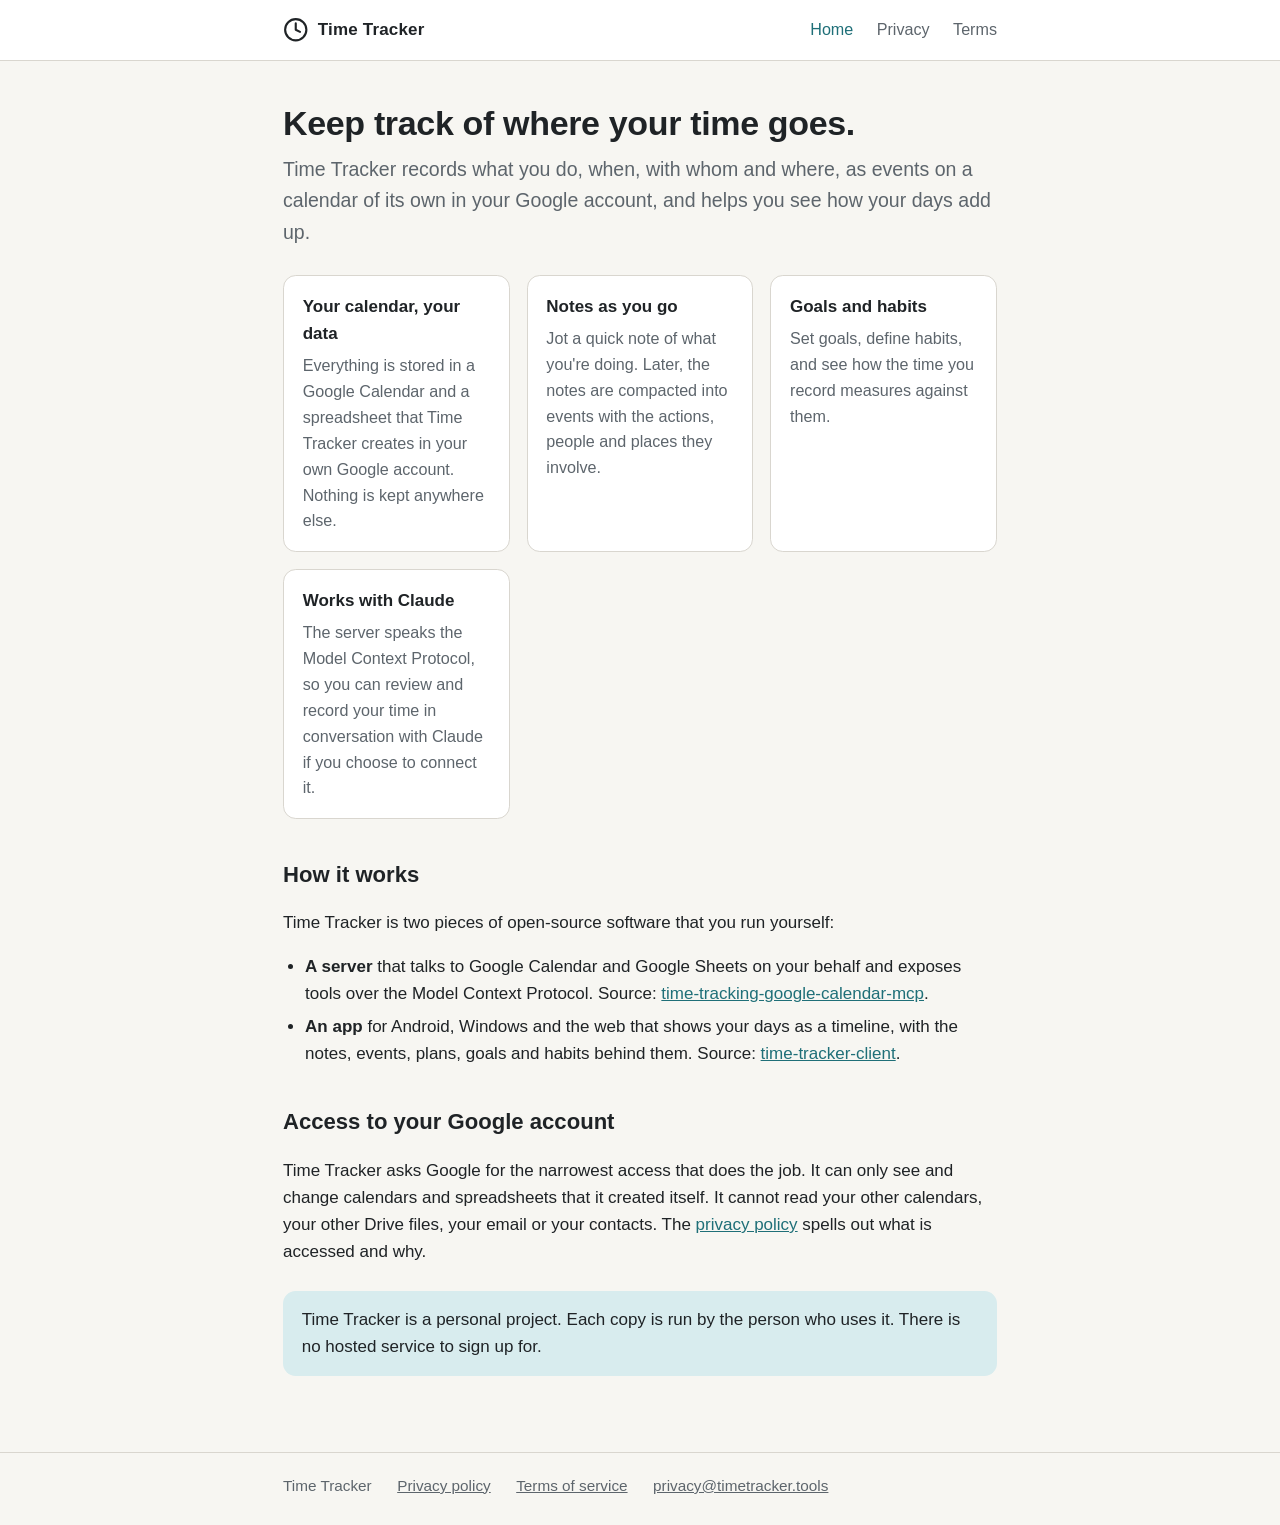
<file: index.html>
<!doctype html>
<html lang="en">
<head>
  <meta charset="utf-8">
  <meta name="viewport" content="width=device-width, initial-scale=1">
  <title>Time Tracker</title>
  <meta name="description" content="Time Tracker is a personal time-tracking tool that keeps what you do on a calendar of its own in your Google account, with notes, goals and habits alongside.">
  <link rel="stylesheet" href="/style.css">
  <link rel="icon" href="/favicon.svg" type="image/svg+xml">
  <script src="/contact.js" defer></script>
</head>
<body>
  <header class="site">
    <div class="inner">
      <a class="brand" href="/">
        <svg viewBox="0 0 24 24" aria-hidden="true"><circle cx="12" cy="12" r="10" fill="none" stroke="currentColor" stroke-width="2"/><path d="M12 6v6l4 2" fill="none" stroke="currentColor" stroke-width="2" stroke-linecap="round" stroke-linejoin="round"/></svg>
        Time Tracker
      </a>
      <nav>
        <a href="/" aria-current="page">Home</a>
        <a href="/privacy">Privacy</a>
        <a href="/terms">Terms</a>
      </nav>
    </div>
  </header>

  <main>
    <h1>Keep track of where your time goes.</h1>
    <p class="lede">Time Tracker records what you do, when, with whom and where, as events on a calendar of its own in your Google account, and helps you see how your days add up.</p>

    <div class="cards">
      <div class="card">
        <h3>Your calendar, your data</h3>
        <p>Everything is stored in a Google Calendar and a spreadsheet that Time Tracker creates in your own Google account. Nothing is kept anywhere else.</p>
      </div>
      <div class="card">
        <h3>Notes as you go</h3>
        <p>Jot a quick note of what you're doing. Later, the notes are compacted into events with the actions, people and places they involve.</p>
      </div>
      <div class="card">
        <h3>Goals and habits</h3>
        <p>Set goals, define habits, and see how the time you record measures against them.</p>
      </div>
      <div class="card">
        <h3>Works with Claude</h3>
        <p>The server speaks the Model Context Protocol, so you can review and record your time in conversation with Claude if you choose to connect it.</p>
      </div>
    </div>

    <h2>How it works</h2>
    <p>Time Tracker is two pieces of open-source software that you run yourself:</p>
    <ul>
      <li><strong>A server</strong> that talks to Google Calendar and Google Sheets on your behalf and exposes tools over the Model Context Protocol. Source: <a href="https://github.com/cranthony/time-tracking-google-calendar-mcp">time-tracking-google-calendar-mcp</a>.</li>
      <li><strong>An app</strong> for Android, Windows and the web that shows your days as a timeline, with the notes, events, plans, goals and habits behind them. Source: <a href="https://github.com/cranthony/time-tracker-client">time-tracker-client</a>.</li>
    </ul>

    <h2>Access to your Google account</h2>
    <p>Time Tracker asks Google for the narrowest access that does the job. It can only see and change calendars and spreadsheets that it created itself. It cannot read your other calendars, your other Drive files, your email or your contacts. The <a href="/privacy">privacy policy</a> spells out what is accessed and why.</p>

    <div class="note">
      <p>Time Tracker is a personal project. Each copy is run by the person who uses it. There is no hosted service to sign up for.</p>
    </div>
  </main>

  <footer class="site">
    <div class="inner">
      <span>Time Tracker</span>
      <a href="/privacy">Privacy policy</a>
      <a href="/terms">Terms of service</a>
      <a class="contact" href="#contact" data-user="privacy" data-host="timetracker" data-tld="tools">privacy at timetracker dot tools</a>
    </div>
  </footer>
</body>
</html>
</file>
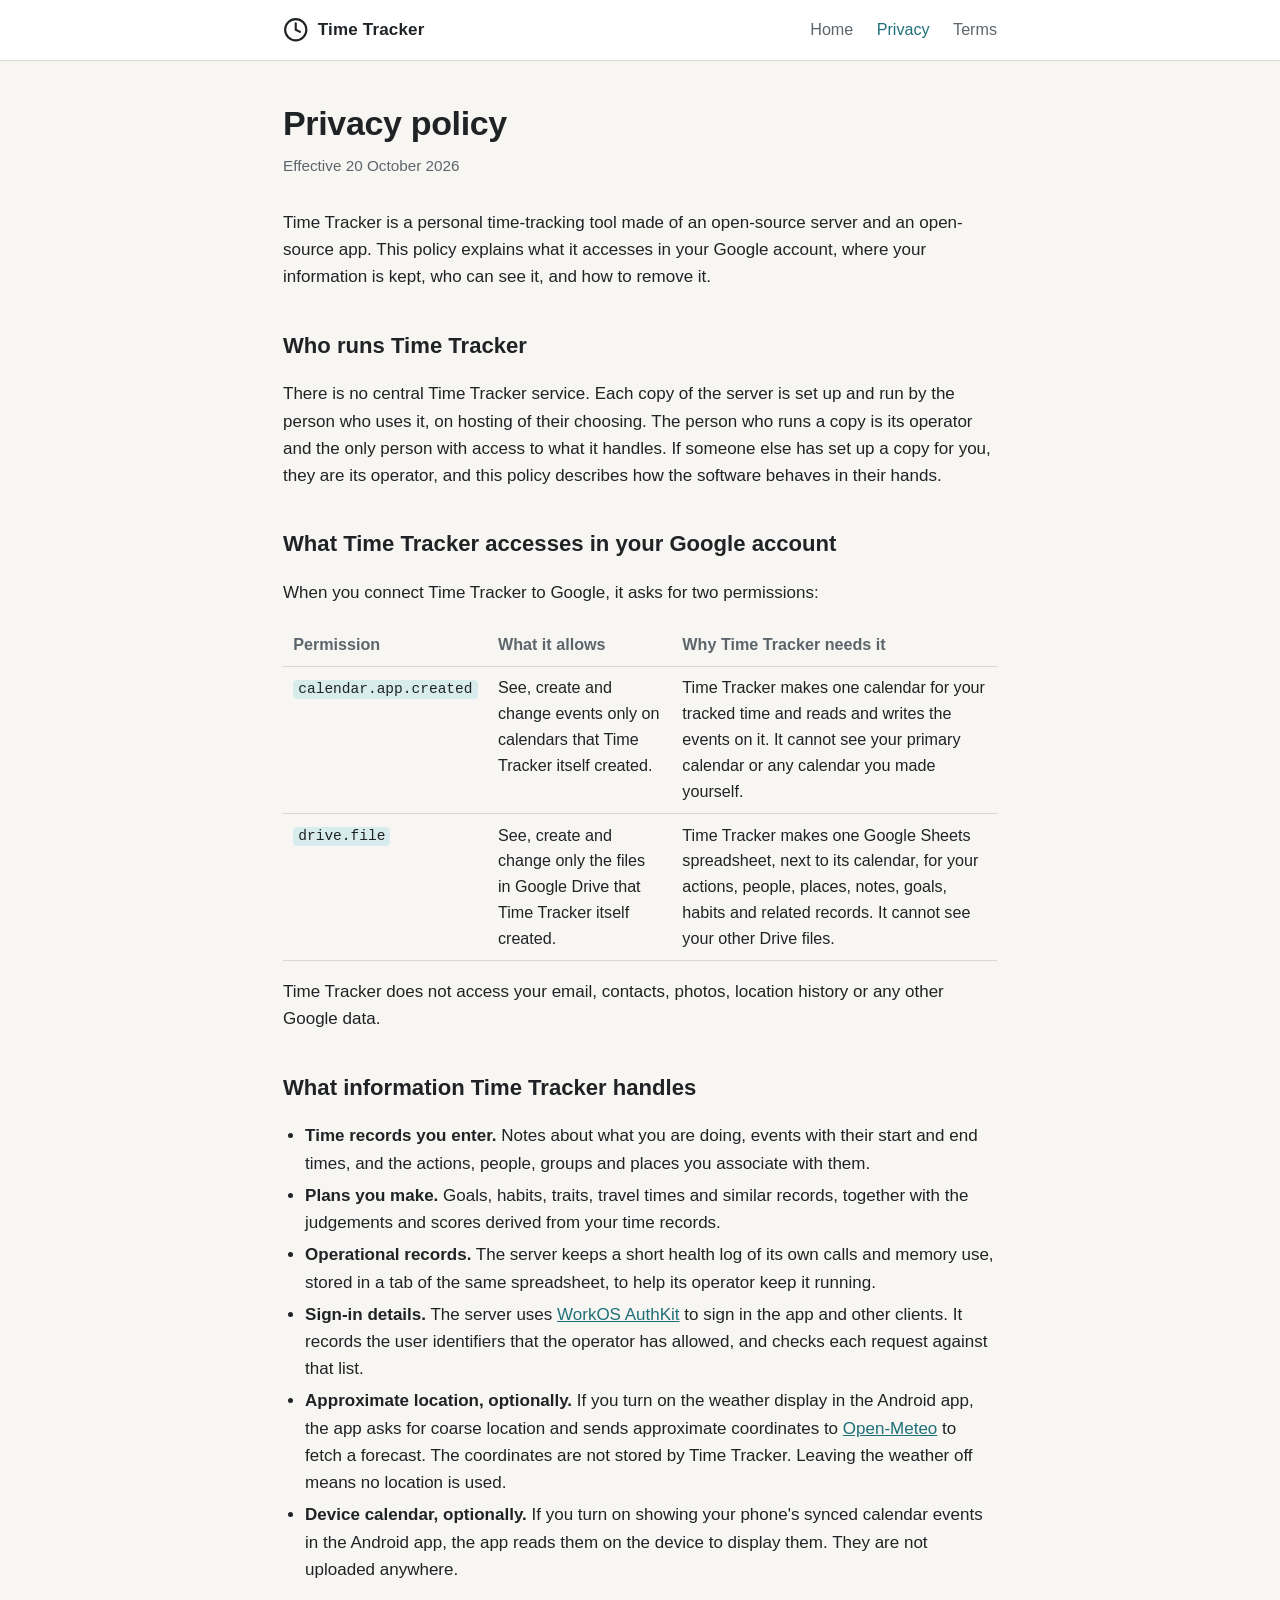
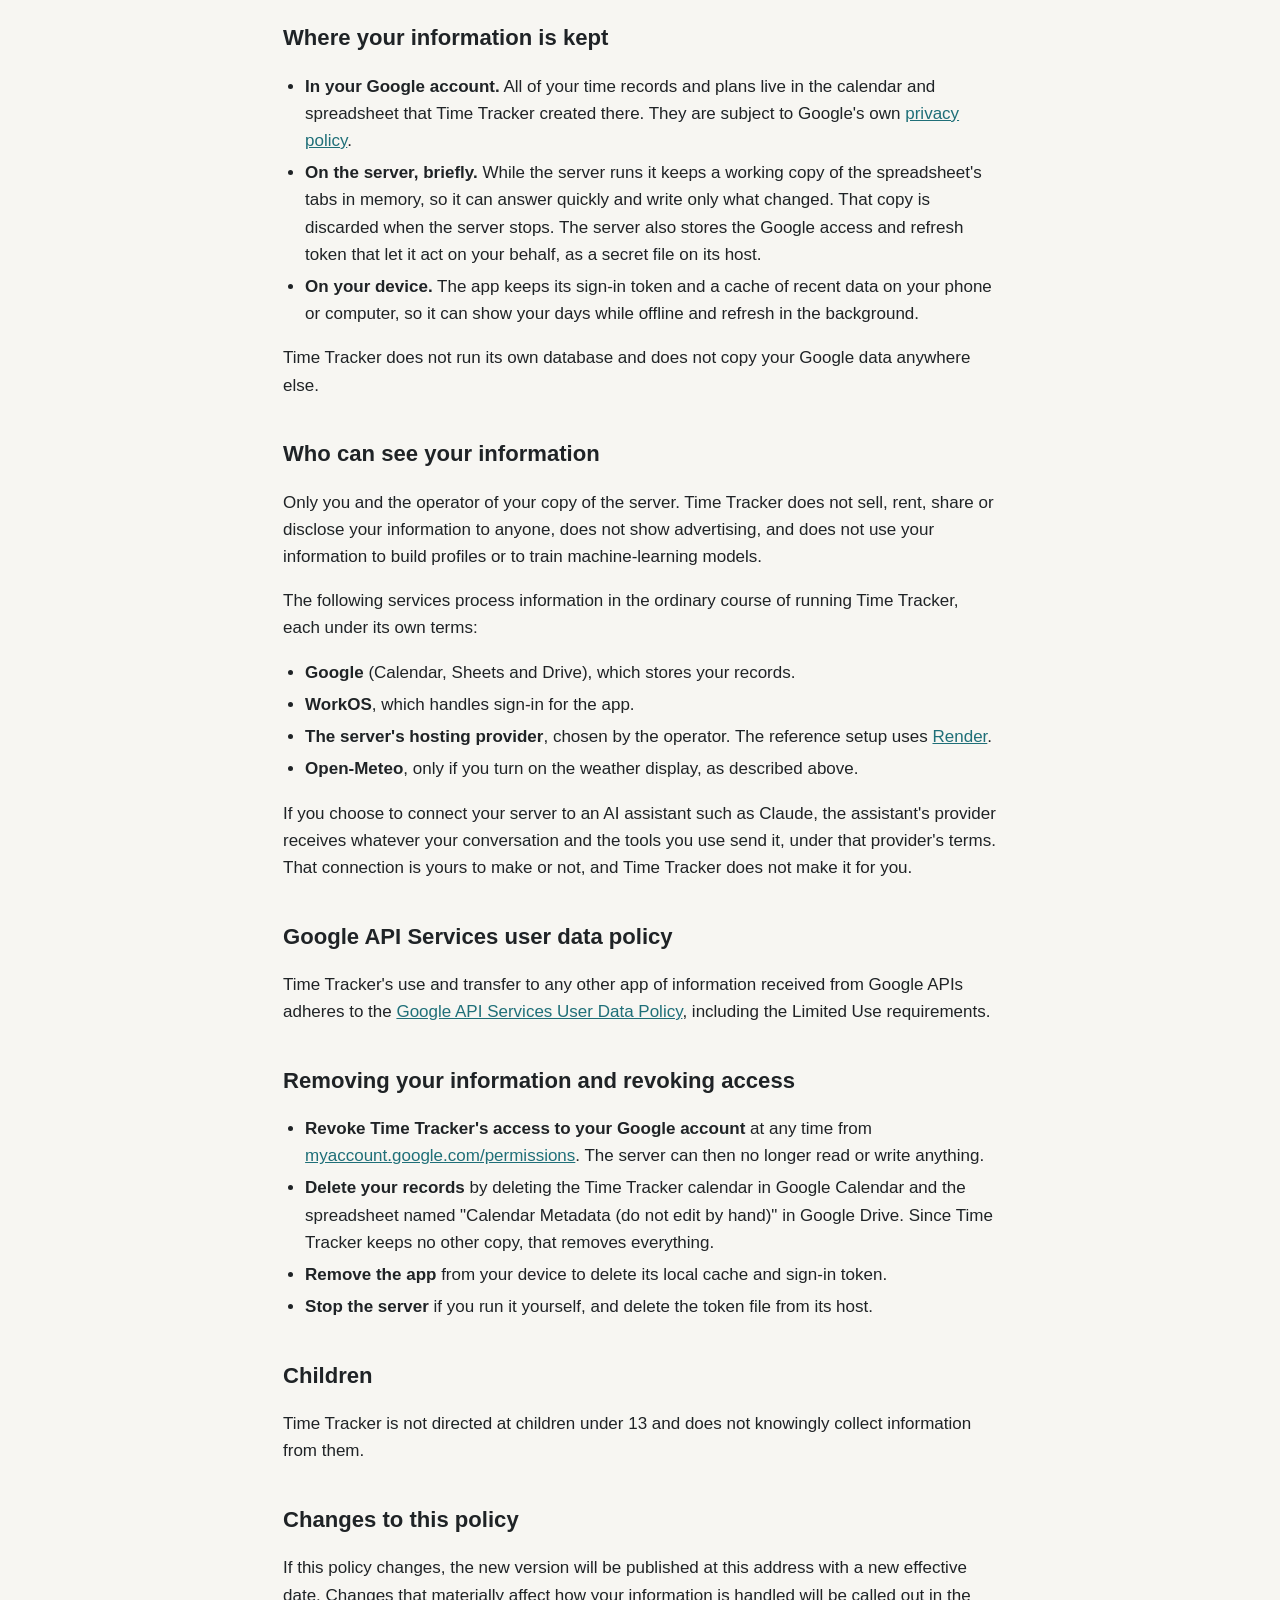
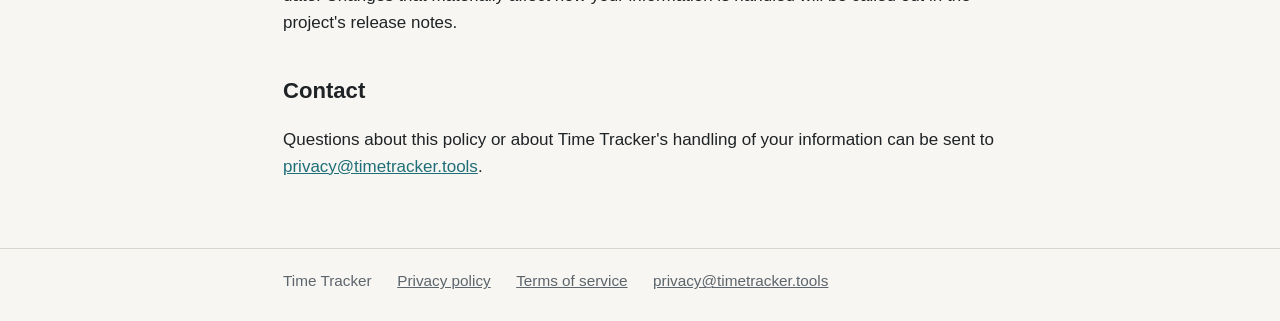
<file: privacy/index.html>
<!doctype html>
<html lang="en">
<head>
  <meta charset="utf-8">
  <meta name="viewport" content="width=device-width, initial-scale=1">
  <title>Privacy policy · Time Tracker</title>
  <meta name="description" content="What Time Tracker accesses in your Google account, where your data is kept, and how to remove it.">
  <link rel="stylesheet" href="/style.css">
  <link rel="icon" href="/favicon.svg" type="image/svg+xml">
  <script src="/contact.js" defer></script>
</head>
<body>
  <header class="site">
    <div class="inner">
      <a class="brand" href="/">
        <svg viewBox="0 0 24 24" aria-hidden="true"><circle cx="12" cy="12" r="10" fill="none" stroke="currentColor" stroke-width="2"/><path d="M12 6v6l4 2" fill="none" stroke="currentColor" stroke-width="2" stroke-linecap="round" stroke-linejoin="round"/></svg>
        Time Tracker
      </a>
      <nav>
        <a href="/">Home</a>
        <a href="/privacy" aria-current="page">Privacy</a>
        <a href="/terms">Terms</a>
      </nav>
    </div>
  </header>

  <main>
    <h1>Privacy policy</h1>
    <p class="meta">Effective 20 October 2026</p>

    <p>Time Tracker is a personal time-tracking tool made of an open-source server and an open-source app. This policy explains what it accesses in your Google account, where your information is kept, who can see it, and how to remove it.</p>

    <h2>Who runs Time Tracker</h2>
    <p>There is no central Time Tracker service. Each copy of the server is set up and run by the person who uses it, on hosting of their choosing. The person who runs a copy is its operator and the only person with access to what it handles. If someone else has set up a copy for you, they are its operator, and this policy describes how the software behaves in their hands.</p>

    <h2>What Time Tracker accesses in your Google account</h2>
    <p>When you connect Time Tracker to Google, it asks for two permissions:</p>
    <table>
      <tr><th>Permission</th><th>What it allows</th><th>Why Time Tracker needs it</th></tr>
      <tr>
        <td><code>calendar.app.created</code></td>
        <td>See, create and change events only on calendars that Time Tracker itself created.</td>
        <td>Time Tracker makes one calendar for your tracked time and reads and writes the events on it. It cannot see your primary calendar or any calendar you made yourself.</td>
      </tr>
      <tr>
        <td><code>drive.file</code></td>
        <td>See, create and change only the files in Google Drive that Time Tracker itself created.</td>
        <td>Time Tracker makes one Google Sheets spreadsheet, next to its calendar, for your actions, people, places, notes, goals, habits and related records. It cannot see your other Drive files.</td>
      </tr>
    </table>
    <p>Time Tracker does not access your email, contacts, photos, location history or any other Google data.</p>

    <h2>What information Time Tracker handles</h2>
    <ul>
      <li><strong>Time records you enter.</strong> Notes about what you are doing, events with their start and end times, and the actions, people, groups and places you associate with them.</li>
      <li><strong>Plans you make.</strong> Goals, habits, traits, travel times and similar records, together with the judgements and scores derived from your time records.</li>
      <li><strong>Operational records.</strong> The server keeps a short health log of its own calls and memory use, stored in a tab of the same spreadsheet, to help its operator keep it running.</li>
      <li><strong>Sign-in details.</strong> The server uses <a href="https://workos.com/">WorkOS AuthKit</a> to sign in the app and other clients. It records the user identifiers that the operator has allowed, and checks each request against that list.</li>
      <li><strong>Approximate location, optionally.</strong> If you turn on the weather display in the Android app, the app asks for coarse location and sends approximate coordinates to <a href="https://open-meteo.com/">Open-Meteo</a> to fetch a forecast. The coordinates are not stored by Time Tracker. Leaving the weather off means no location is used.</li>
      <li><strong>Device calendar, optionally.</strong> If you turn on showing your phone's synced calendar events in the Android app, the app reads them on the device to display them. They are not uploaded anywhere.</li>
    </ul>

    <h2>Where your information is kept</h2>
    <ul>
      <li><strong>In your Google account.</strong> All of your time records and plans live in the calendar and spreadsheet that Time Tracker created there. They are subject to Google's own <a href="https://policies.google.com/privacy">privacy policy</a>.</li>
      <li><strong>On the server, briefly.</strong> While the server runs it keeps a working copy of the spreadsheet's tabs in memory, so it can answer quickly and write only what changed. That copy is discarded when the server stops. The server also stores the Google access and refresh token that let it act on your behalf, as a secret file on its host.</li>
      <li><strong>On your device.</strong> The app keeps its sign-in token and a cache of recent data on your phone or computer, so it can show your days while offline and refresh in the background.</li>
    </ul>
    <p>Time Tracker does not run its own database and does not copy your Google data anywhere else.</p>

    <h2>Who can see your information</h2>
    <p>Only you and the operator of your copy of the server. Time Tracker does not sell, rent, share or disclose your information to anyone, does not show advertising, and does not use your information to build profiles or to train machine-learning models.</p>
    <p>The following services process information in the ordinary course of running Time Tracker, each under its own terms:</p>
    <ul>
      <li><strong>Google</strong> (Calendar, Sheets and Drive), which stores your records.</li>
      <li><strong>WorkOS</strong>, which handles sign-in for the app.</li>
      <li><strong>The server's hosting provider</strong>, chosen by the operator. The reference setup uses <a href="https://render.com/">Render</a>.</li>
      <li><strong>Open-Meteo</strong>, only if you turn on the weather display, as described above.</li>
    </ul>
    <p>If you choose to connect your server to an AI assistant such as Claude, the assistant's provider receives whatever your conversation and the tools you use send it, under that provider's terms. That connection is yours to make or not, and Time Tracker does not make it for you.</p>

    <h2>Google API Services user data policy</h2>
    <p>Time Tracker's use and transfer to any other app of information received from Google APIs adheres to the <a href="https://developers.google.com/terms/api-services-user-data-policy#additional_requirements_for_specific_api_scopes">Google API Services User Data Policy</a>, including the Limited Use requirements.</p>

    <h2>Removing your information and revoking access</h2>
    <ul>
      <li><strong>Revoke Time Tracker's access to your Google account</strong> at any time from <a href="https://myaccount.google.com/permissions">myaccount.google.com/permissions</a>. The server can then no longer read or write anything.</li>
      <li><strong>Delete your records</strong> by deleting the Time Tracker calendar in Google Calendar and the spreadsheet named "Calendar Metadata (do not edit by hand)" in Google Drive. Since Time Tracker keeps no other copy, that removes everything.</li>
      <li><strong>Remove the app</strong> from your device to delete its local cache and sign-in token.</li>
      <li><strong>Stop the server</strong> if you run it yourself, and delete the token file from its host.</li>
    </ul>

    <h2>Children</h2>
    <p>Time Tracker is not directed at children under 13 and does not knowingly collect information from them.</p>

    <h2>Changes to this policy</h2>
    <p>If this policy changes, the new version will be published at this address with a new effective date. Changes that materially affect how your information is handled will be called out in the project's release notes.</p>

    <h2>Contact</h2>
    <p>Questions about this policy or about Time Tracker's handling of your information can be sent to <a class="contact" href="#contact" data-user="privacy" data-host="timetracker" data-tld="tools">privacy at timetracker dot tools</a>.</p>
  </main>

  <footer class="site">
    <div class="inner">
      <span>Time Tracker</span>
      <a href="/privacy">Privacy policy</a>
      <a href="/terms">Terms of service</a>
      <a class="contact" href="#contact" data-user="privacy" data-host="timetracker" data-tld="tools">privacy at timetracker dot tools</a>
    </div>
  </footer>
</body>
</html>
</file>
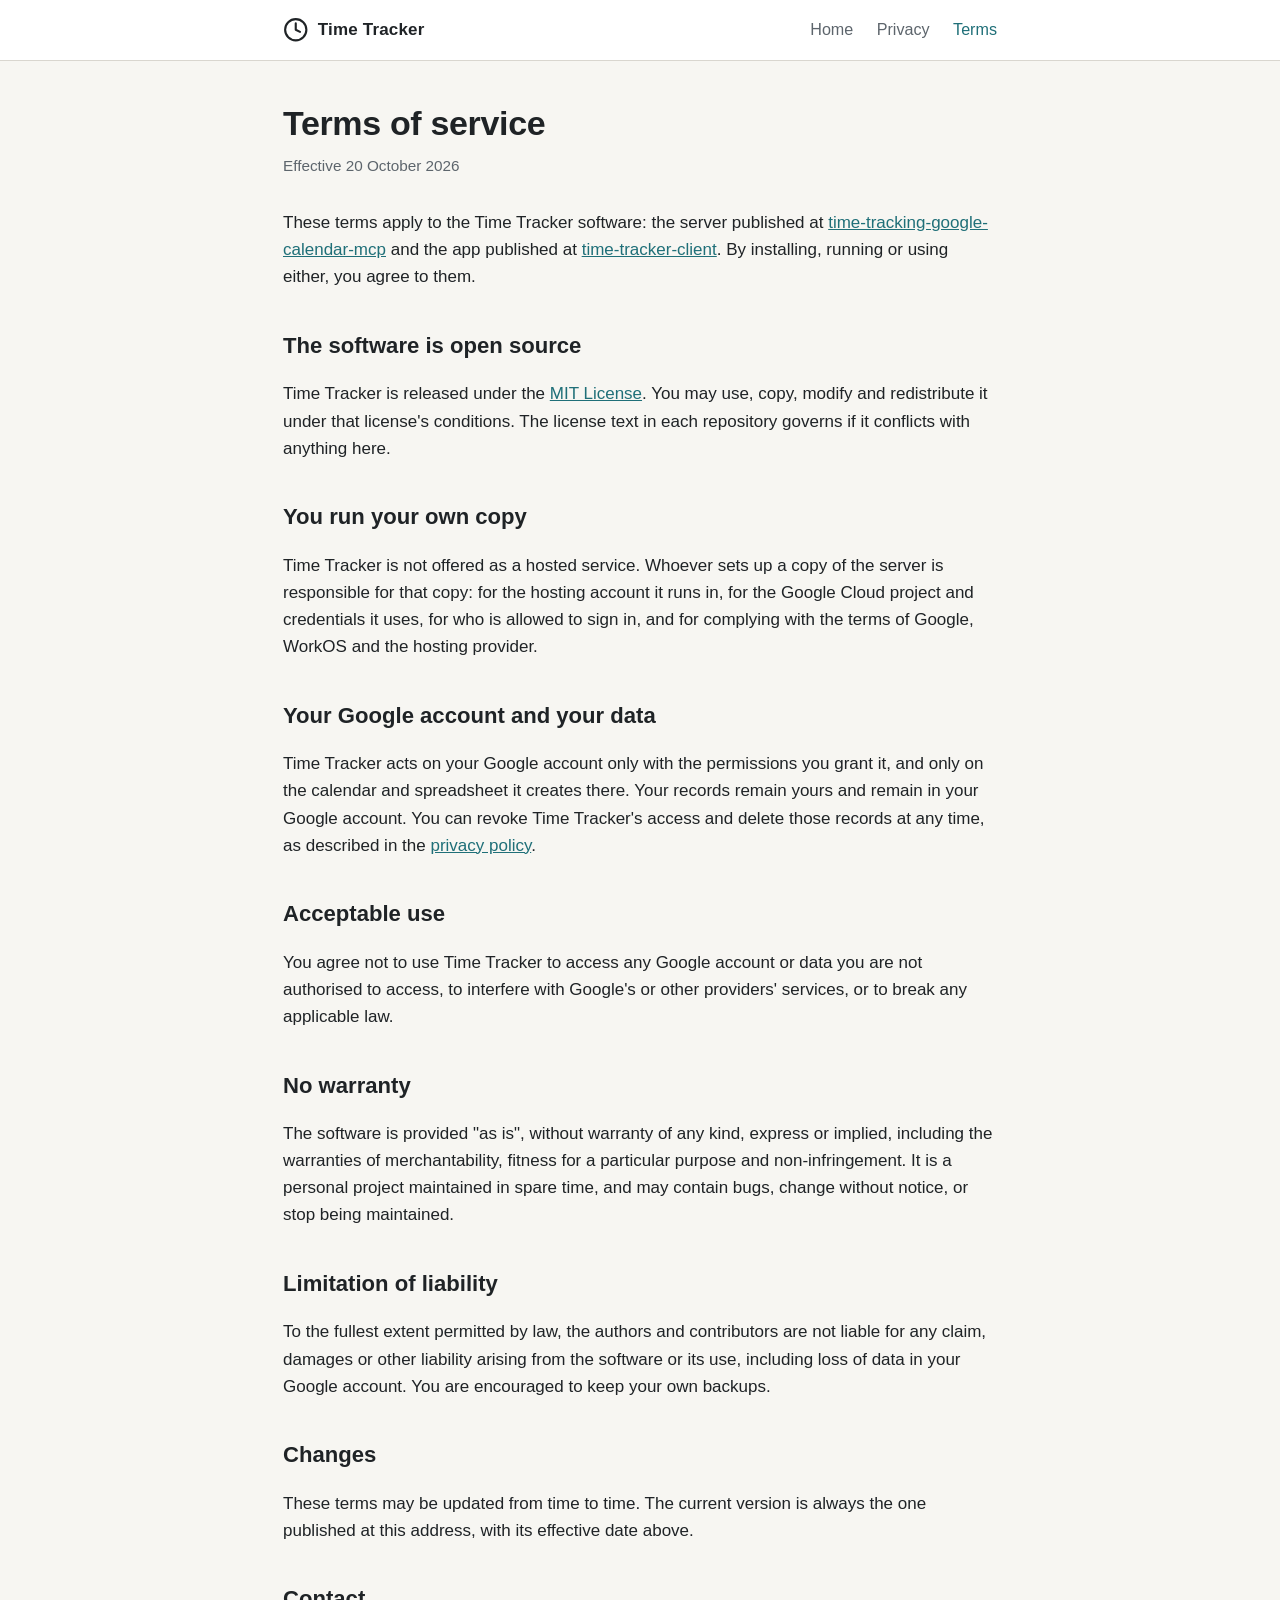
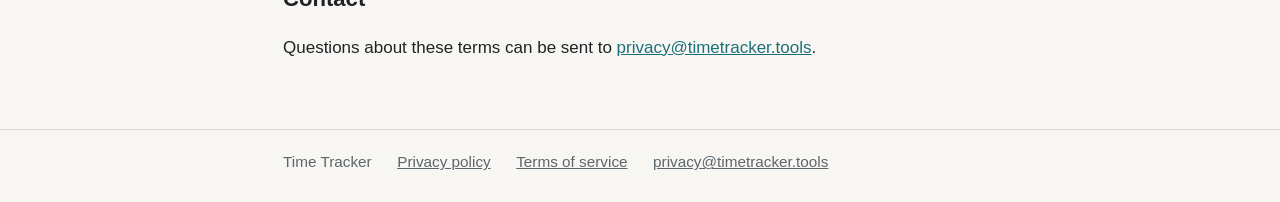
<file: terms/index.html>
<!doctype html>
<html lang="en">
<head>
  <meta charset="utf-8">
  <meta name="viewport" content="width=device-width, initial-scale=1">
  <title>Terms of service · Time Tracker</title>
  <meta name="description" content="The terms under which Time Tracker's software is provided.">
  <link rel="stylesheet" href="/style.css">
  <link rel="icon" href="/favicon.svg" type="image/svg+xml">
  <script src="/contact.js" defer></script>
</head>
<body>
  <header class="site">
    <div class="inner">
      <a class="brand" href="/">
        <svg viewBox="0 0 24 24" aria-hidden="true"><circle cx="12" cy="12" r="10" fill="none" stroke="currentColor" stroke-width="2"/><path d="M12 6v6l4 2" fill="none" stroke="currentColor" stroke-width="2" stroke-linecap="round" stroke-linejoin="round"/></svg>
        Time Tracker
      </a>
      <nav>
        <a href="/">Home</a>
        <a href="/privacy">Privacy</a>
        <a href="/terms" aria-current="page">Terms</a>
      </nav>
    </div>
  </header>

  <main>
    <h1>Terms of service</h1>
    <p class="meta">Effective 20 October 2026</p>

    <p>These terms apply to the Time Tracker software: the server published at <a href="https://github.com/cranthony/time-tracking-google-calendar-mcp">time-tracking-google-calendar-mcp</a> and the app published at <a href="https://github.com/cranthony/time-tracker-client">time-tracker-client</a>. By installing, running or using either, you agree to them.</p>

    <h2>The software is open source</h2>
    <p>Time Tracker is released under the <a href="https://opensource.org/license/mit">MIT License</a>. You may use, copy, modify and redistribute it under that license's conditions. The license text in each repository governs if it conflicts with anything here.</p>

    <h2>You run your own copy</h2>
    <p>Time Tracker is not offered as a hosted service. Whoever sets up a copy of the server is responsible for that copy: for the hosting account it runs in, for the Google Cloud project and credentials it uses, for who is allowed to sign in, and for complying with the terms of Google, WorkOS and the hosting provider.</p>

    <h2>Your Google account and your data</h2>
    <p>Time Tracker acts on your Google account only with the permissions you grant it, and only on the calendar and spreadsheet it creates there. Your records remain yours and remain in your Google account. You can revoke Time Tracker's access and delete those records at any time, as described in the <a href="/privacy">privacy policy</a>.</p>

    <h2>Acceptable use</h2>
    <p>You agree not to use Time Tracker to access any Google account or data you are not authorised to access, to interfere with Google's or other providers' services, or to break any applicable law.</p>

    <h2>No warranty</h2>
    <p>The software is provided "as is", without warranty of any kind, express or implied, including the warranties of merchantability, fitness for a particular purpose and non-infringement. It is a personal project maintained in spare time, and may contain bugs, change without notice, or stop being maintained.</p>

    <h2>Limitation of liability</h2>
    <p>To the fullest extent permitted by law, the authors and contributors are not liable for any claim, damages or other liability arising from the software or its use, including loss of data in your Google account. You are encouraged to keep your own backups.</p>

    <h2>Changes</h2>
    <p>These terms may be updated from time to time. The current version is always the one published at this address, with its effective date above.</p>

    <h2>Contact</h2>
    <p>Questions about these terms can be sent to <a class="contact" href="#contact" data-user="privacy" data-host="timetracker" data-tld="tools">privacy at timetracker dot tools</a>.</p>
  </main>

  <footer class="site">
    <div class="inner">
      <span>Time Tracker</span>
      <a href="/privacy">Privacy policy</a>
      <a href="/terms">Terms of service</a>
      <a class="contact" href="#contact" data-user="privacy" data-host="timetracker" data-tld="tools">privacy at timetracker dot tools</a>
    </div>
  </footer>
</body>
</html>
</file>
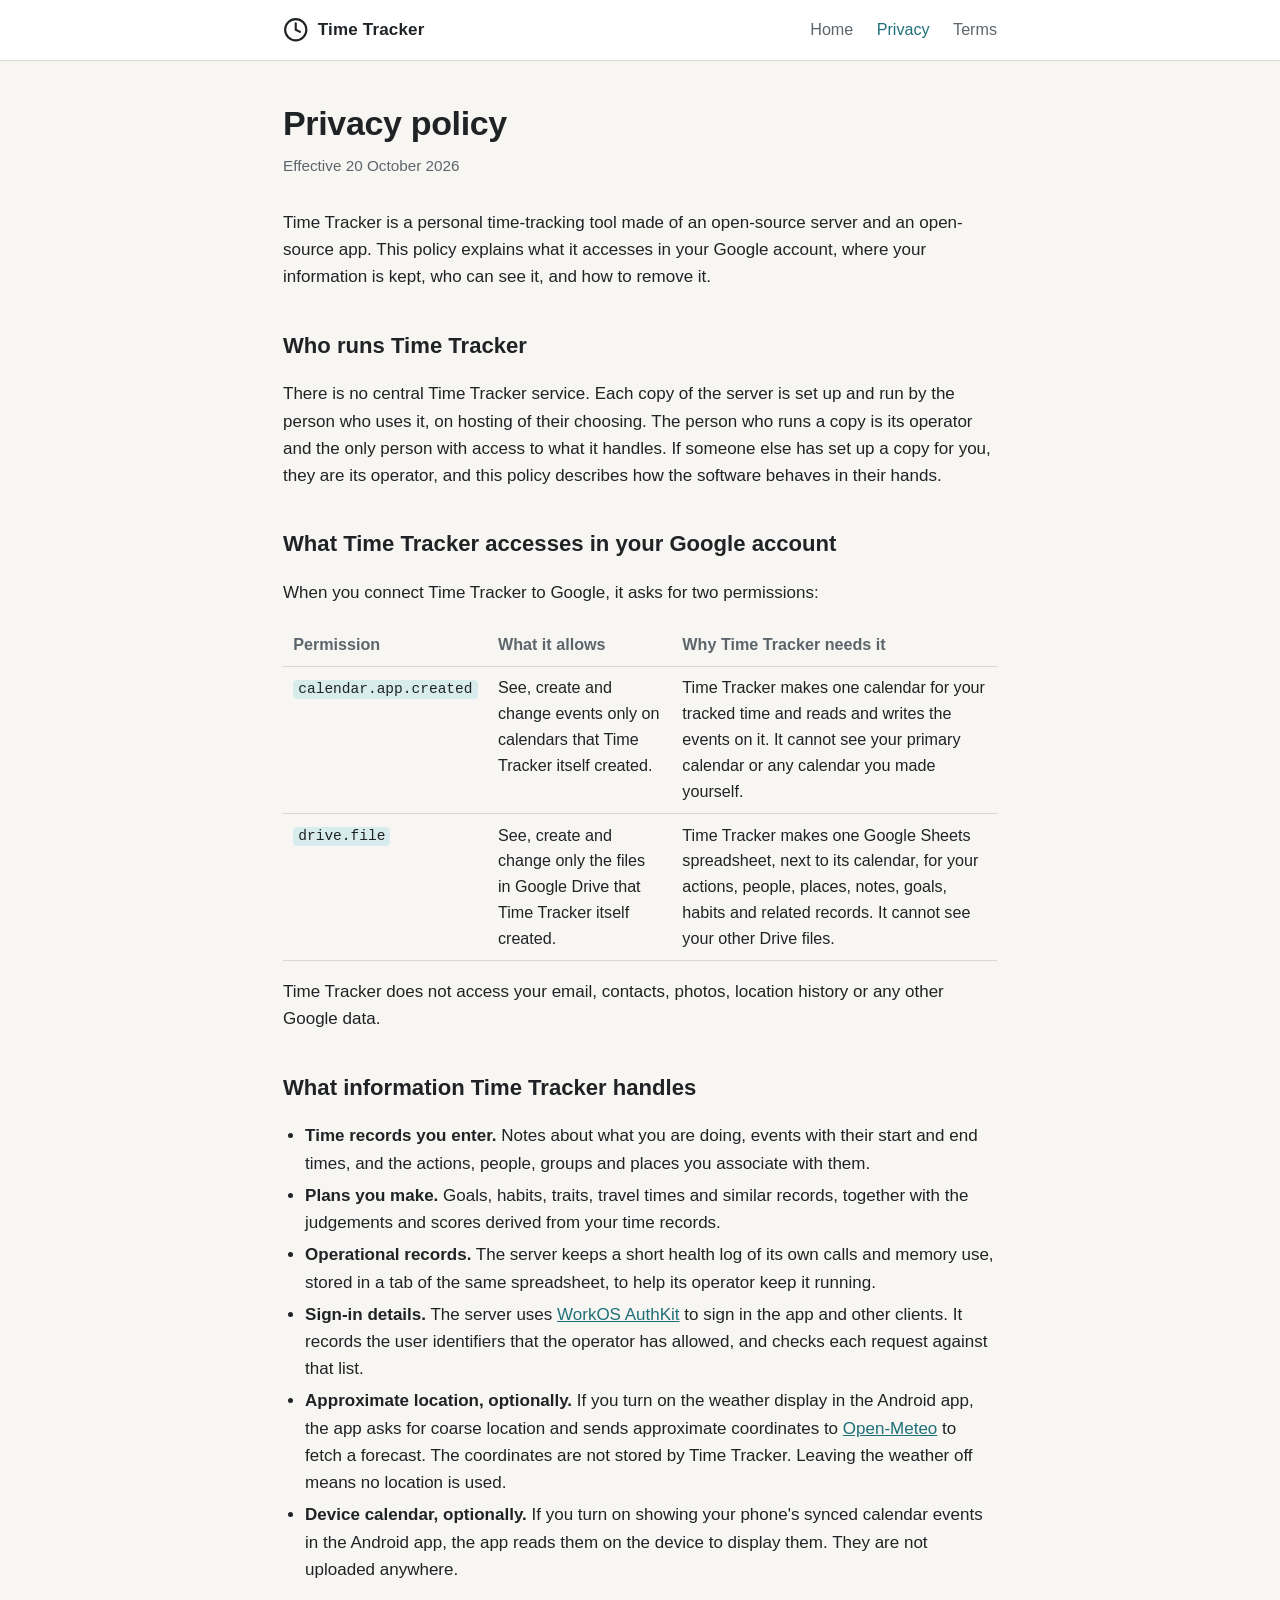
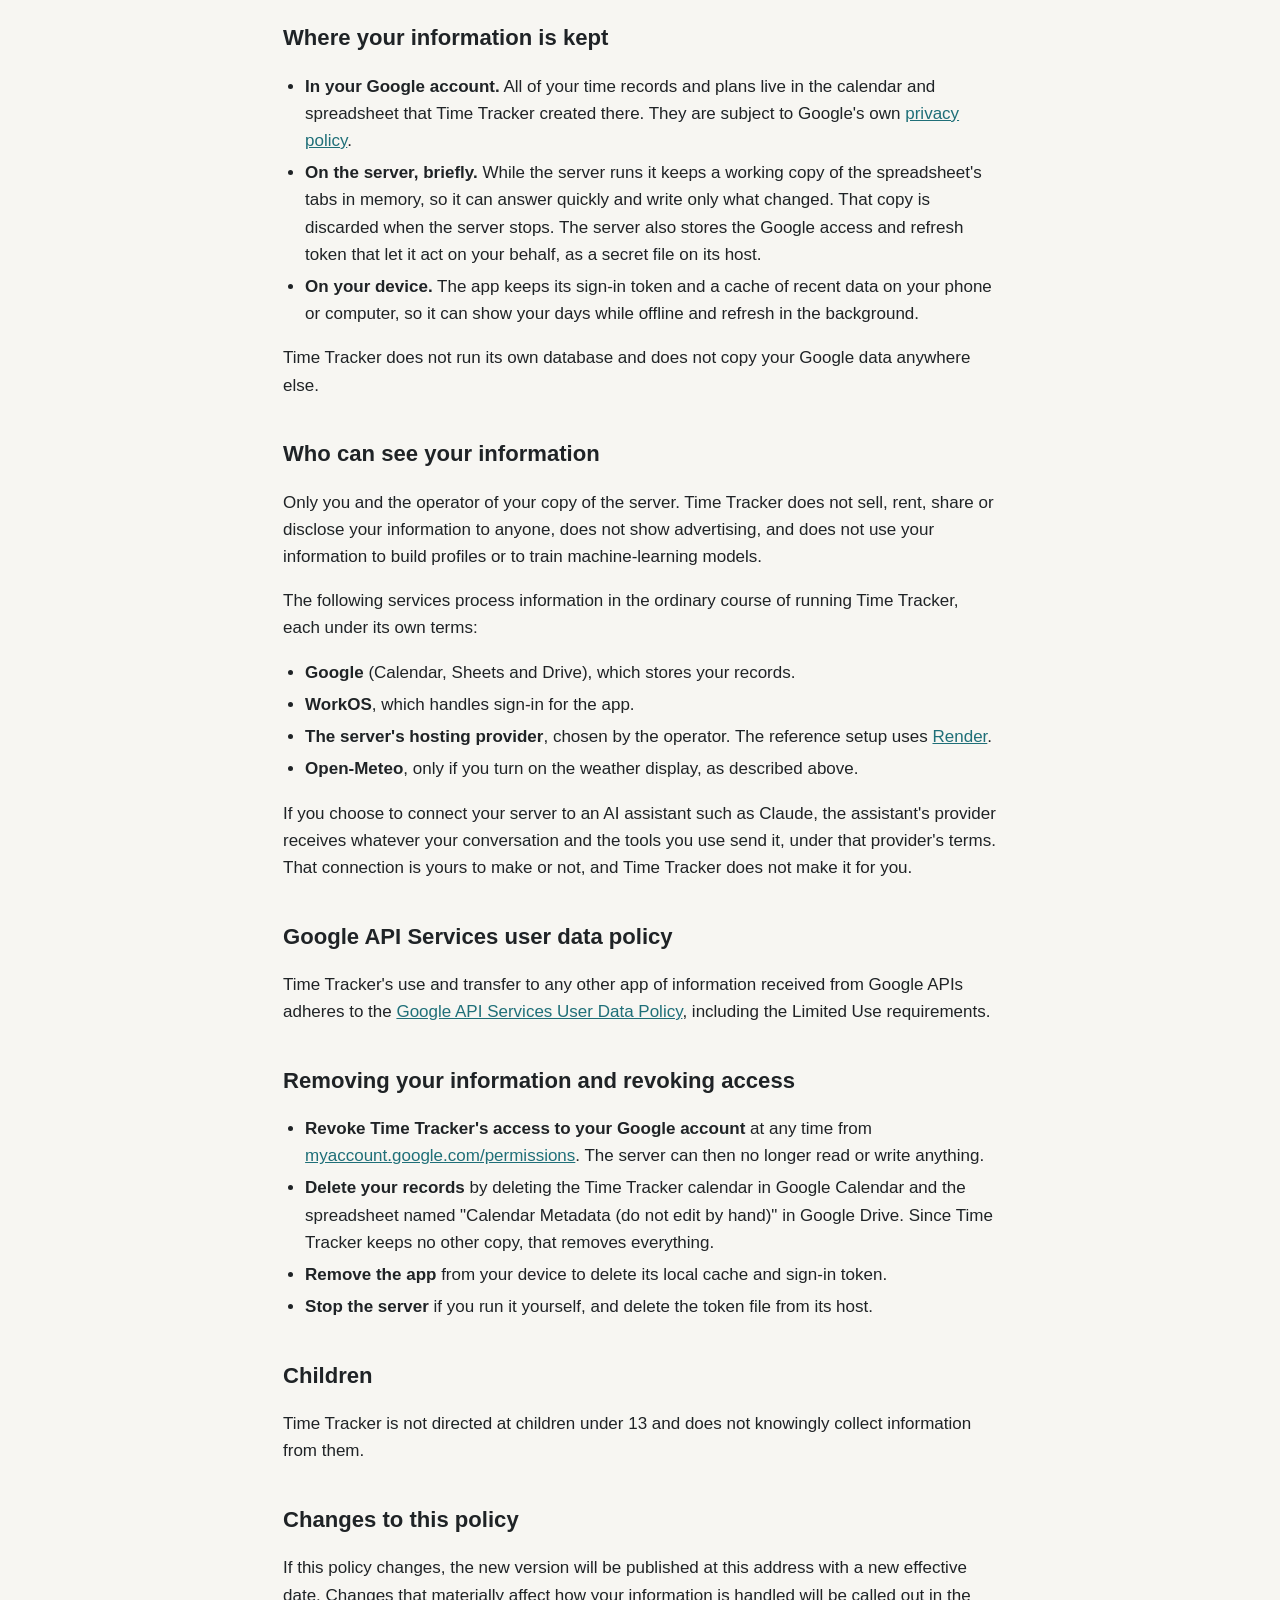
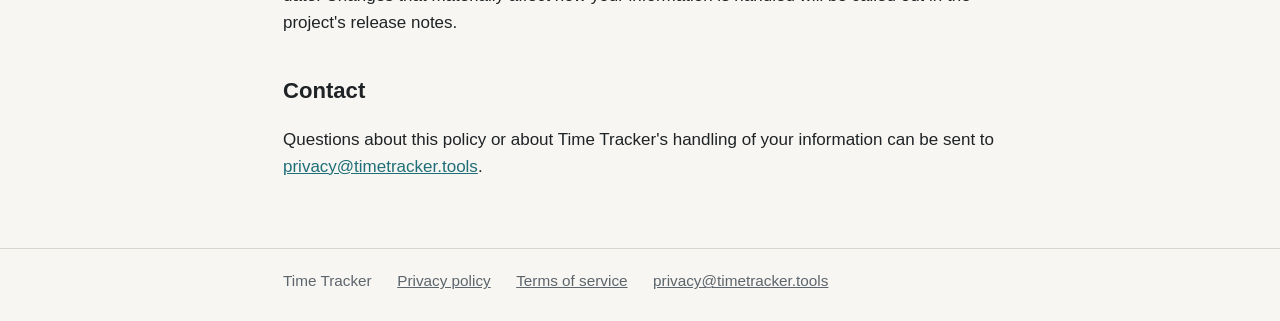
<file: privacy.html>
<!doctype html>
<html lang="en">
<head>
  <meta charset="utf-8">
  <meta name="viewport" content="width=device-width, initial-scale=1">
  <title>Privacy policy · Time Tracker</title>
  <meta name="description" content="What Time Tracker accesses in your Google account, where your data is kept, and how to remove it.">
  <link rel="stylesheet" href="style.css">
  <link rel="icon" href="favicon.svg" type="image/svg+xml">
  <script src="contact.js" defer></script>
</head>
<body>
  <header class="site">
    <div class="inner">
      <a class="brand" href="/">
        <svg viewBox="0 0 24 24" aria-hidden="true"><circle cx="12" cy="12" r="10" fill="none" stroke="currentColor" stroke-width="2"/><path d="M12 6v6l4 2" fill="none" stroke="currentColor" stroke-width="2" stroke-linecap="round" stroke-linejoin="round"/></svg>
        Time Tracker
      </a>
      <nav>
        <a href="/">Home</a>
        <a href="/privacy" aria-current="page">Privacy</a>
        <a href="/terms">Terms</a>
      </nav>
    </div>
  </header>

  <main>
    <h1>Privacy policy</h1>
    <p class="meta">Effective 20 October 2026</p>

    <p>Time Tracker is a personal time-tracking tool made of an open-source server and an open-source app. This policy explains what it accesses in your Google account, where your information is kept, who can see it, and how to remove it.</p>

    <h2>Who runs Time Tracker</h2>
    <p>There is no central Time Tracker service. Each copy of the server is set up and run by the person who uses it, on hosting of their choosing. The person who runs a copy is its operator and the only person with access to what it handles. If someone else has set up a copy for you, they are its operator, and this policy describes how the software behaves in their hands.</p>

    <h2>What Time Tracker accesses in your Google account</h2>
    <p>When you connect Time Tracker to Google, it asks for two permissions:</p>
    <table>
      <tr><th>Permission</th><th>What it allows</th><th>Why Time Tracker needs it</th></tr>
      <tr>
        <td><code>calendar.app.created</code></td>
        <td>See, create and change events only on calendars that Time Tracker itself created.</td>
        <td>Time Tracker makes one calendar for your tracked time and reads and writes the events on it. It cannot see your primary calendar or any calendar you made yourself.</td>
      </tr>
      <tr>
        <td><code>drive.file</code></td>
        <td>See, create and change only the files in Google Drive that Time Tracker itself created.</td>
        <td>Time Tracker makes one Google Sheets spreadsheet, next to its calendar, for your actions, people, places, notes, goals, habits and related records. It cannot see your other Drive files.</td>
      </tr>
    </table>
    <p>Time Tracker does not access your email, contacts, photos, location history or any other Google data.</p>

    <h2>What information Time Tracker handles</h2>
    <ul>
      <li><strong>Time records you enter.</strong> Notes about what you are doing, events with their start and end times, and the actions, people, groups and places you associate with them.</li>
      <li><strong>Plans you make.</strong> Goals, habits, traits, travel times and similar records, together with the judgements and scores derived from your time records.</li>
      <li><strong>Operational records.</strong> The server keeps a short health log of its own calls and memory use, stored in a tab of the same spreadsheet, to help its operator keep it running.</li>
      <li><strong>Sign-in details.</strong> The server uses <a href="https://workos.com/">WorkOS AuthKit</a> to sign in the app and other clients. It records the user identifiers that the operator has allowed, and checks each request against that list.</li>
      <li><strong>Approximate location, optionally.</strong> If you turn on the weather display in the Android app, the app asks for coarse location and sends approximate coordinates to <a href="https://open-meteo.com/">Open-Meteo</a> to fetch a forecast. The coordinates are not stored by Time Tracker. Leaving the weather off means no location is used.</li>
      <li><strong>Device calendar, optionally.</strong> If you turn on showing your phone's synced calendar events in the Android app, the app reads them on the device to display them. They are not uploaded anywhere.</li>
    </ul>

    <h2>Where your information is kept</h2>
    <ul>
      <li><strong>In your Google account.</strong> All of your time records and plans live in the calendar and spreadsheet that Time Tracker created there. They are subject to Google's own <a href="https://policies.google.com/privacy">privacy policy</a>.</li>
      <li><strong>On the server, briefly.</strong> While the server runs it keeps a working copy of the spreadsheet's tabs in memory, so it can answer quickly and write only what changed. That copy is discarded when the server stops. The server also stores the Google access and refresh token that let it act on your behalf, as a secret file on its host.</li>
      <li><strong>On your device.</strong> The app keeps its sign-in token and a cache of recent data on your phone or computer, so it can show your days while offline and refresh in the background.</li>
    </ul>
    <p>Time Tracker does not run its own database and does not copy your Google data anywhere else.</p>

    <h2>Who can see your information</h2>
    <p>Only you and the operator of your copy of the server. Time Tracker does not sell, rent, share or disclose your information to anyone, does not show advertising, and does not use your information to build profiles or to train machine-learning models.</p>
    <p>The following services process information in the ordinary course of running Time Tracker, each under its own terms:</p>
    <ul>
      <li><strong>Google</strong> (Calendar, Sheets and Drive), which stores your records.</li>
      <li><strong>WorkOS</strong>, which handles sign-in for the app.</li>
      <li><strong>The server's hosting provider</strong>, chosen by the operator. The reference setup uses <a href="https://render.com/">Render</a>.</li>
      <li><strong>Open-Meteo</strong>, only if you turn on the weather display, as described above.</li>
    </ul>
    <p>If you choose to connect your server to an AI assistant such as Claude, the assistant's provider receives whatever your conversation and the tools you use send it, under that provider's terms. That connection is yours to make or not, and Time Tracker does not make it for you.</p>

    <h2>Google API Services user data policy</h2>
    <p>Time Tracker's use and transfer to any other app of information received from Google APIs adheres to the <a href="https://developers.google.com/terms/api-services-user-data-policy#additional_requirements_for_specific_api_scopes">Google API Services User Data Policy</a>, including the Limited Use requirements.</p>

    <h2>Removing your information and revoking access</h2>
    <ul>
      <li><strong>Revoke Time Tracker's access to your Google account</strong> at any time from <a href="https://myaccount.google.com/permissions">myaccount.google.com/permissions</a>. The server can then no longer read or write anything.</li>
      <li><strong>Delete your records</strong> by deleting the Time Tracker calendar in Google Calendar and the spreadsheet named "Calendar Metadata (do not edit by hand)" in Google Drive. Since Time Tracker keeps no other copy, that removes everything.</li>
      <li><strong>Remove the app</strong> from your device to delete its local cache and sign-in token.</li>
      <li><strong>Stop the server</strong> if you run it yourself, and delete the token file from its host.</li>
    </ul>

    <h2>Children</h2>
    <p>Time Tracker is not directed at children under 13 and does not knowingly collect information from them.</p>

    <h2>Changes to this policy</h2>
    <p>If this policy changes, the new version will be published at this address with a new effective date. Changes that materially affect how your information is handled will be called out in the project's release notes.</p>

    <h2>Contact</h2>
    <p>Questions about this policy or about Time Tracker's handling of your information can be sent to <a class="contact" href="#contact" data-user="privacy" data-host="timetracker" data-tld="tools">privacy at timetracker dot tools</a>.</p>
  </main>

  <footer class="site">
    <div class="inner">
      <span>Time Tracker</span>
      <a href="/privacy">Privacy policy</a>
      <a href="/terms">Terms of service</a>
      <a class="contact" href="#contact" data-user="privacy" data-host="timetracker" data-tld="tools">privacy at timetracker dot tools</a>
    </div>
  </footer>
</body>
</html>
</file>
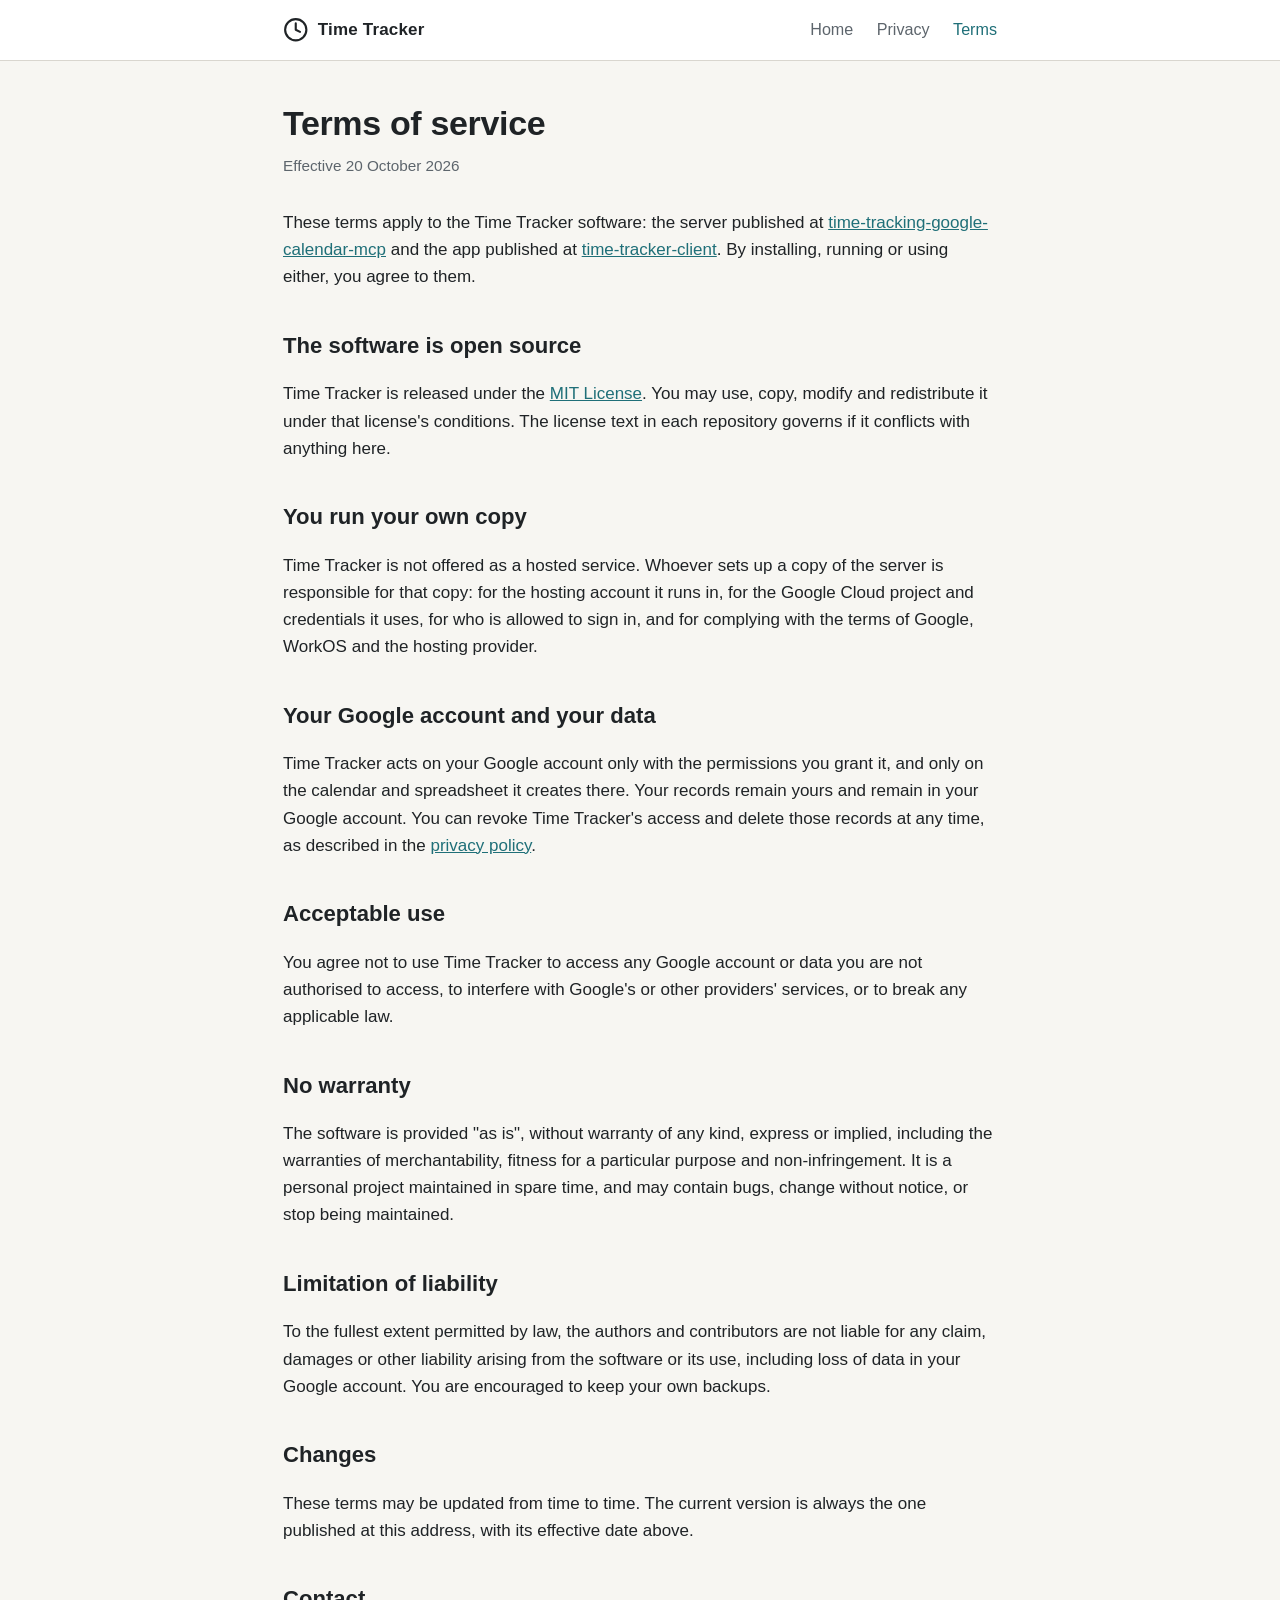
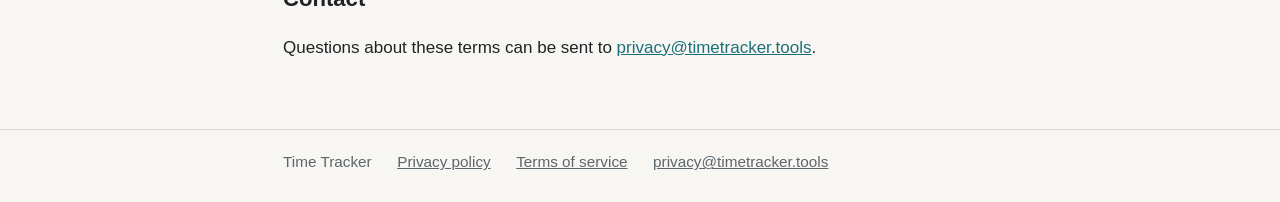
<file: terms.html>
<!doctype html>
<html lang="en">
<head>
  <meta charset="utf-8">
  <meta name="viewport" content="width=device-width, initial-scale=1">
  <title>Terms of service · Time Tracker</title>
  <meta name="description" content="The terms under which Time Tracker's software is provided.">
  <link rel="stylesheet" href="style.css">
  <link rel="icon" href="favicon.svg" type="image/svg+xml">
  <script src="contact.js" defer></script>
</head>
<body>
  <header class="site">
    <div class="inner">
      <a class="brand" href="/">
        <svg viewBox="0 0 24 24" aria-hidden="true"><circle cx="12" cy="12" r="10" fill="none" stroke="currentColor" stroke-width="2"/><path d="M12 6v6l4 2" fill="none" stroke="currentColor" stroke-width="2" stroke-linecap="round" stroke-linejoin="round"/></svg>
        Time Tracker
      </a>
      <nav>
        <a href="/">Home</a>
        <a href="/privacy">Privacy</a>
        <a href="/terms" aria-current="page">Terms</a>
      </nav>
    </div>
  </header>

  <main>
    <h1>Terms of service</h1>
    <p class="meta">Effective 20 October 2026</p>

    <p>These terms apply to the Time Tracker software: the server published at <a href="https://github.com/cranthony/time-tracking-google-calendar-mcp">time-tracking-google-calendar-mcp</a> and the app published at <a href="https://github.com/cranthony/time-tracker-client">time-tracker-client</a>. By installing, running or using either, you agree to them.</p>

    <h2>The software is open source</h2>
    <p>Time Tracker is released under the <a href="https://opensource.org/license/mit">MIT License</a>. You may use, copy, modify and redistribute it under that license's conditions. The license text in each repository governs if it conflicts with anything here.</p>

    <h2>You run your own copy</h2>
    <p>Time Tracker is not offered as a hosted service. Whoever sets up a copy of the server is responsible for that copy: for the hosting account it runs in, for the Google Cloud project and credentials it uses, for who is allowed to sign in, and for complying with the terms of Google, WorkOS and the hosting provider.</p>

    <h2>Your Google account and your data</h2>
    <p>Time Tracker acts on your Google account only with the permissions you grant it, and only on the calendar and spreadsheet it creates there. Your records remain yours and remain in your Google account. You can revoke Time Tracker's access and delete those records at any time, as described in the <a href="/privacy">privacy policy</a>.</p>

    <h2>Acceptable use</h2>
    <p>You agree not to use Time Tracker to access any Google account or data you are not authorised to access, to interfere with Google's or other providers' services, or to break any applicable law.</p>

    <h2>No warranty</h2>
    <p>The software is provided "as is", without warranty of any kind, express or implied, including the warranties of merchantability, fitness for a particular purpose and non-infringement. It is a personal project maintained in spare time, and may contain bugs, change without notice, or stop being maintained.</p>

    <h2>Limitation of liability</h2>
    <p>To the fullest extent permitted by law, the authors and contributors are not liable for any claim, damages or other liability arising from the software or its use, including loss of data in your Google account. You are encouraged to keep your own backups.</p>

    <h2>Changes</h2>
    <p>These terms may be updated from time to time. The current version is always the one published at this address, with its effective date above.</p>

    <h2>Contact</h2>
    <p>Questions about these terms can be sent to <a class="contact" href="#contact" data-user="privacy" data-host="timetracker" data-tld="tools">privacy at timetracker dot tools</a>.</p>
  </main>

  <footer class="site">
    <div class="inner">
      <span>Time Tracker</span>
      <a href="/privacy">Privacy policy</a>
      <a href="/terms">Terms of service</a>
      <a class="contact" href="#contact" data-user="privacy" data-host="timetracker" data-tld="tools">privacy at timetracker dot tools</a>
    </div>
  </footer>
</body>
</html>
</file>
<file: style.css>
:root {
  --bg: #f7f6f2;
  --fg: #1f2326;
  --muted: #5d656c;
  --accent: #1f6f78;
  --accent-soft: #d8ecee;
  --rule: #d9d6cf;
  --card: #ffffff;
  color-scheme: light dark;
}

@media (prefers-color-scheme: dark) {
  :root {
    --bg: #15181b;
    --fg: #e8e6e1;
    --muted: #a3aab1;
    --accent: #6fc3cc;
    --accent-soft: #1d3a3e;
    --rule: #2c3237;
    --card: #1c2024;
  }
}

* { box-sizing: border-box; }

html { font-size: 17px; }

body {
  margin: 0;
  background: var(--bg);
  color: var(--fg);
  font-family: -apple-system, BlinkMacSystemFont, "Segoe UI", Roboto, "Helvetica Neue", Arial, sans-serif;
  line-height: 1.6;
}

header.site {
  border-bottom: 1px solid var(--rule);
  background: var(--card);
}

header.site .inner,
main,
footer.site .inner {
  max-width: 44rem;
  margin: 0 auto;
  padding: 0 1rem;
}

header.site .inner {
  display: flex;
  align-items: center;
  justify-content: space-between;
  gap: 1rem;
  height: 3.5rem;
}

.brand {
  display: inline-flex;
  align-items: center;
  gap: .55rem;
  font-weight: 650;
  color: var(--fg);
  text-decoration: none;
  letter-spacing: .01em;
  white-space: nowrap;
}

.brand svg { width: 1.5rem; height: 1.5rem; }

nav a {
  color: var(--muted);
  text-decoration: none;
  margin-left: 1.1rem;
  font-size: .95rem;
}

nav a:hover, nav a[aria-current] { color: var(--accent); }

main { padding: 2.5rem 1rem 3rem; }

h1 { font-size: 2rem; line-height: 1.2; margin: 0 0 .6rem; letter-spacing: -.01em; }
h2 { font-size: 1.3rem; margin: 2.2rem 0 .6rem; }
h3 { font-size: 1.05rem; margin: 1.5rem 0 .4rem; }

p.lede { font-size: 1.15rem; color: var(--muted); margin: 0 0 1.6rem; }

p.meta { color: var(--muted); font-size: .9rem; margin: 0 0 1.8rem; }

a { color: var(--accent); }

ul, ol { padding-left: 1.3rem; }
li { margin: .3rem 0; }

.cards {
  display: grid;
  grid-template-columns: repeat(auto-fit, minmax(13rem, 1fr));
  gap: 1rem;
  margin: 1.5rem 0;
}

.card {
  background: var(--card);
  border: 1px solid var(--rule);
  border-radius: .75rem;
  padding: 1rem 1.1rem;
}

.card h3 { margin: 0 0 .35rem; font-size: 1rem; }
.card p { margin: 0; color: var(--muted); font-size: .95rem; }

.note {
  background: var(--accent-soft);
  border-radius: .75rem;
  padding: .9rem 1.1rem;
  margin: 1.5rem 0;
}

.note p { margin: 0; }

code {
  font-family: ui-monospace, SFMono-Regular, Menlo, Consolas, monospace;
  font-size: .9em;
  background: var(--accent-soft);
  padding: .1em .35em;
  border-radius: .3em;
}

table { border-collapse: collapse; width: 100%; margin: 1rem 0; font-size: .95rem; }
th, td { text-align: left; padding: .5rem .6rem; border-bottom: 1px solid var(--rule); vertical-align: top; }
th { color: var(--muted); font-weight: 600; }

footer.site {
  border-top: 1px solid var(--rule);
  color: var(--muted);
  font-size: .9rem;
}

footer.site .inner {
  display: flex;
  flex-wrap: wrap;
  gap: .5rem 1.5rem;
  padding-top: 1.2rem;
  padding-bottom: 1.6rem;
}

footer.site a { color: var(--muted); }

@media (max-width: 40rem) {
  table { display: block; overflow-x: auto; }
}
</file>
